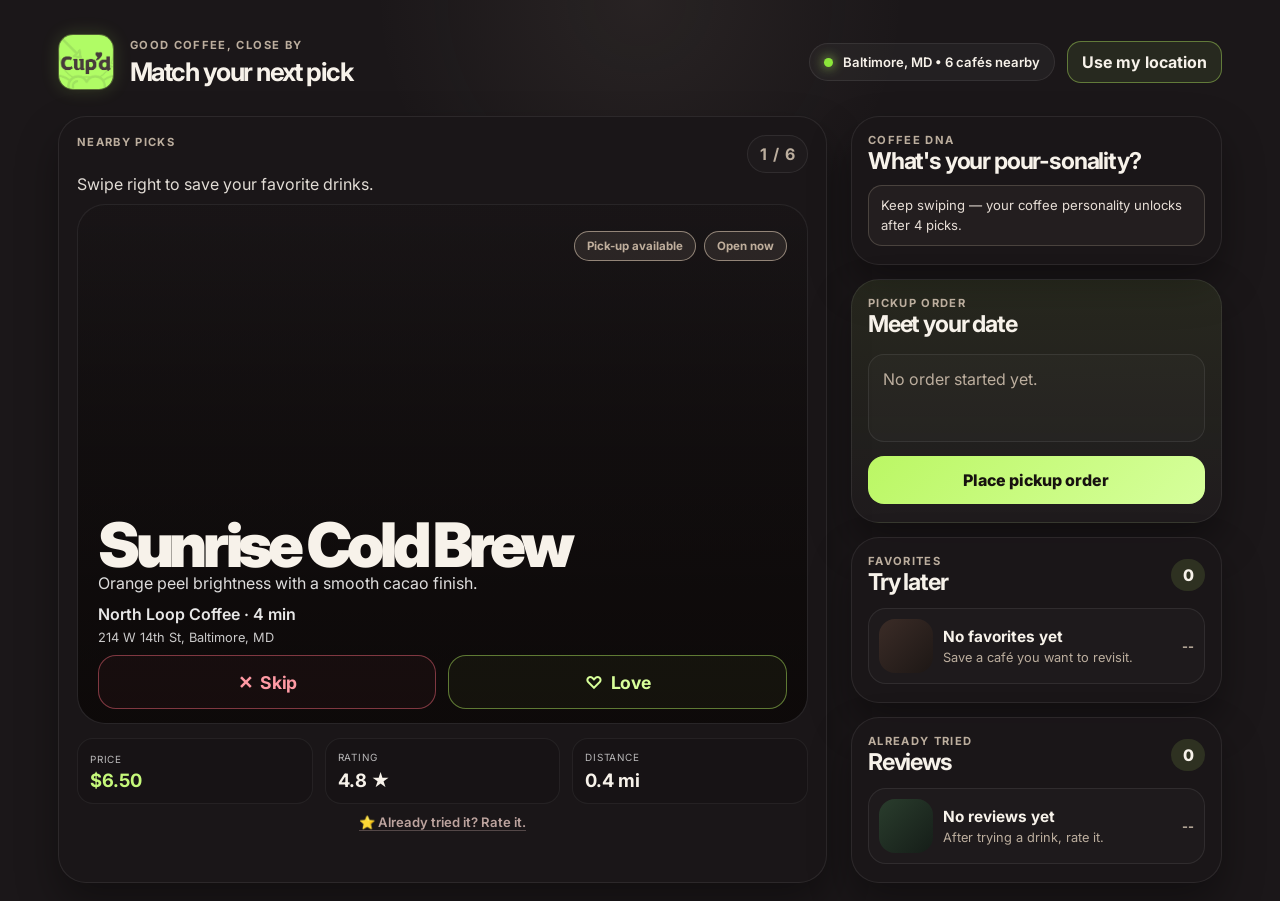
<file: index.html>
<!DOCTYPE html>
<html lang="en">
  <head>
    <meta charset="UTF-8" />
    <meta name="viewport" content="width=device-width, initial-scale=1.0" />
    <title>Cup'd | Coffee Match</title>
    <meta
      name="description"
      content="Cup'd helps you discover nearby coffee, save drinks to try, and rate your café experiences."
    />
    <link rel="icon" type="image/png" href="./assets/cupd.png" />
    <link rel="preconnect" href="https://fonts.googleapis.com" />
    <link rel="preconnect" href="https://fonts.gstatic.com" crossorigin />
    <link
      href="https://fonts.googleapis.com/css2?family=Inter:wght@400;500;600;700;800;900&display=swap"
      rel="stylesheet"
    />
    <link rel="stylesheet" href="./css/styles.css" />
  </head>
  <body>
    <div class="app-shell">
      <header class="topbar">
        <div class="brand-block">
          <div class="brand-mark">
            <img class="brand-logo" src="./assets/cupd.png" alt="Cup'd" />
            <span class="brand-wordmark">Cup'd</span>
          </div>
          <div class="brand-copy">
            <p class="eyebrow">Good coffee, close by</p>
            <h1>Match your next pick</h1>
          </div>
        </div>

        <div class="header-utility" aria-label="Location controls">
          <div class="location-pill">
            <span class="location-dot"></span>
            <span id="locationLabel">Finding nearby cafés…</span>
          </div>
          <button class="location-button" id="useLocationButton" type="button">
            Use my location
          </button>
        </div>
      </header>

      <main class="content-layout">
        <section class="deck-panel" aria-live="polite">
          <div class="deck-heading">
            <div class="deck-header">
              <div>
                <p class="eyebrow">Nearby picks</p>
              </div>
              <div class="deck-count">
                <span id="deckCounter">1</span>
                <span>/</span>
                <span id="deckTotal">0</span>
              </div>
            </div>

            <div class="helper-callout">
              <span>Swipe right to save your favorite drinks.</span>
            </div>
          </div>

          <div class="card-stage" id="cardStage" aria-label="Coffee card"></div>

          <div class="utility-metrics" id="cardMetrics" aria-live="polite"></div>

          <div class="rate-link-wrap">
            <a href="#ratingModal" id="rateLink" class="rate-link">⭐ Already tried it? Rate it.</a>
          </div>
        </section>

        <aside class="sidebar" aria-label="Saved coffee picks">
          <div class="panel-card taste-panel">
            <p class="eyebrow">Coffee DNA</p>
            <h3>What's your pour-sonality?</h3>
            <div id="tasteProfile" class="taste-profile">Keep swiping — your coffee personality unlocks after 4 picks.</div>
          </div>

          <div class="panel-card accent-panel">
            <p class="eyebrow">Pickup order</p>
            <h3>Meet your date</h3>
            <div id="pickupSummary" class="pickup-summary">No order started yet.</div>
            <div class="order-actions">
              <button class="order-button" id="placePickupOrder" type="button">
                Place pickup order
              </button>
              <button class="cancel-order hidden" id="cancelPickupOrder" type="button">
                Cancel order
              </button>
            </div>
          </div>

          <div class="panel-card">
            <div class="panel-header">
              <div>
                <p class="eyebrow">Favorites</p>
                <h3>Try later</h3>
              </div>
              <span class="summary-pill" id="favoriteCount">0</span>
            </div>
            <ul class="favorites-list" id="favoritesList"></ul>
          </div>

          <div class="panel-card tried-panel">
            <div class="panel-header">
              <div>
                <p class="eyebrow">Already tried</p>
                <h3>Reviews</h3>
              </div>
              <span class="summary-pill" id="triedCount">0</span>
            </div>
            <ul class="favorites-list" id="triedList"></ul>
          </div>
        </aside>
      </main>
    </div>

    <div class="modal hidden" id="ratingModal" aria-hidden="true">
      <div class="modal-card" role="dialog" aria-modal="true" aria-labelledby="ratingTitle">
        <div class="modal-header">
          <div>
            <p class="eyebrow">Rate your visit</p>
            <h3 id="ratingTitle">How did it go?</h3>
          </div>
          <button class="close-modal" id="closeRatingModal" type="button" aria-label="Close review">
            ×
          </button>
        </div>

        <div class="rating-group">
          <label>Coffee shop</label>
          <div class="star-rating" data-field="shop"></div>
        </div>

        <div class="rating-group">
          <label>Coffee</label>
          <div class="star-rating" data-field="coffee"></div>
        </div>

        <div class="rating-group">
          <label>Vibe</label>
          <div class="star-rating" data-field="vibe"></div>
        </div>

        <button class="submit-rating" id="submitRating" type="button">Save review</button>
      </div>
    </div>

    <div class="modal hidden" id="loginModal" aria-hidden="true">
      <div class="modal-card" role="dialog" aria-modal="true" aria-labelledby="loginTitle">
        <div class="modal-header">
          <div>
            <p class="eyebrow" id="loginEyebrow">Almost there</p>
            <h3 id="loginTitle">Log in to keep going</h3>
          </div>
          <button class="close-modal" id="closeLoginModal" type="button" aria-label="Close login">
            ×
          </button>
        </div>

        <p class="login-copy" id="loginCopyText">Your first save is on us. Log in to save more coffees and place pickup orders.</p>

        <div class="field-group">
          <label for="loginEmail">Email</label>
          <input class="field-input" type="email" id="loginEmail" placeholder="you@example.com" />
        </div>

        <div class="field-group">
          <label for="loginPassword">Password</label>
          <input class="field-input" type="password" id="loginPassword" placeholder="••••••••" />
        </div>

        <button class="submit-rating" id="submitLogin" type="button">Log in</button>

        <p class="auth-switch">
          <span id="authSwitchText">New to Cup'd?</span>
          <button class="link-button" id="authModeToggle" type="button">Create an account</button>
        </p>
      </div>
    </div>

    <script src="./js/brand.js"></script>
    <script src="./js/app.js"></script>
  </body>
</html>
</file>
<file: css/styles.css>
:root {
  --bg: #1B1719;
  --bg-soft: #1B1719;
  --panel: #1B1719;
  --panel-strong: #1B1719;
  --panel-alt: #1B1719;
  --line: rgba(255, 255, 255, 0.08);
  --text: #f7f2ea;
  --muted: #bcae9e;
  --accent: #bbf764;
  --accent-strong: #8ce73a;
  --accent-soft: rgba(187, 247, 100, 0.12);
  --warn: #ff9d54;
  --rose: #ff6e7f;
  --shadow: rgba(0, 0, 0, 0.35);
  --gold: #f5d77a;
  --panel-light: rgba(255, 255, 255, 0.04);
  --beige-pill: #BFAE9C;
}

* {
  box-sizing: border-box;
}

html,
body {
  margin: 0;
  min-height: 100%;
  background:
    radial-gradient(circle at top, rgba(191, 174, 156, 0.08), transparent 24%),
    linear-gradient(135deg, #1B1719 0%, #1B1719 100%);
  color: var(--text);
  font-family: 'Inter', sans-serif;
}

body {
  min-height: 100vh;
}

button,
input,
a {
  font: inherit;
}

button {
  cursor: pointer;
}

.app-shell {
  max-width: 1200px;
  margin: 0 auto;
  padding: 12px 18px 18px;
}

.topbar {
  display: flex;
  justify-content: space-between;
  align-items: center;
  gap: 20px;
  padding: 22px 0 18px;
  margin-bottom: 8px;
}

.header-utility {
  display: flex;
  align-items: center;
  gap: 12px;
  flex-wrap: wrap;
  justify-content: flex-end;
}

.location-pill {
  display: inline-flex;
  align-items: center;
  gap: 10px;
  padding: 10px 14px;
  border-radius: 999px;
  background: rgba(255, 255, 255, 0.04);
  border: 1px solid var(--line);
  color: var(--text);
  font-size: 0.82rem;
  font-weight: 600;
  max-width: 320px;
  white-space: nowrap;
  overflow: hidden;
  text-overflow: ellipsis;
}

.location-dot {
  width: 9px;
  height: 9px;
  border-radius: 50%;
  background: var(--accent-strong);
  box-shadow: 0 0 12px rgba(187, 247, 100, 0.9);
}

.brand-block {
  display: flex;
  align-items: center;
  gap: 16px;
}

.brand-mark {
  display: inline-flex;
  align-items: center;
  justify-content: center;
  flex: 0 0 auto;
  width: 56px;
  height: 56px;
  padding: 0;
  overflow: hidden;
  border: 1px solid rgba(187, 247, 100, 0.32);
  border-radius: 15px;
  background: linear-gradient(145deg, rgba(187, 247, 100, 0.14), rgba(27, 23, 25, 0.98) 68%);
  box-shadow: 0 0 18px rgba(187, 247, 100, 0.16), inset 0 1px rgba(255, 255, 255, 0.08);
}

.brand-logo {
  display: none;
  width: 100%;
  height: 100%;
  object-fit: cover;
  transform: scale(1.32);
  transform-origin: center;
}

.brand-logo.is-loaded {
  display: block;
}

.brand-wordmark {
  color: var(--accent);
  font-size: 0.8rem;
  font-weight: 900;
  letter-spacing: -0.04em;
}

.brand-copy {
  display: flex;
  flex-direction: column;
  gap: 4px;
}

.brand-copy h1 {
  margin: 0;
  font-size: clamp(1.5rem, 2vw, 2.2rem);
  letter-spacing: -0.06em;
}

.eyebrow {
  margin: 0;
  color: var(--muted);
  font-size: 0.7rem;
  font-weight: 700;
  letter-spacing: 0.12em;
  text-transform: uppercase;
}

.location-button {
  padding: 10px 14px;
  border: 1px solid rgba(187, 247, 100, 0.4);
  background: rgba(187, 247, 100, 0.08);
  color: var(--text);
  border-radius: 14px;
  font-weight: 700;
}

.content-layout {
  display: grid;
  grid-template-columns: minmax(0, 1.45fr) minmax(280px, 0.7fr);
  gap: 24px;
}

.deck-panel,
.panel-card {
  background: rgba(27, 23, 25, 0.95);
  border: 1px solid var(--line);
  border-radius: 28px;
  box-shadow: 0 20px 40px var(--shadow);
}

.deck-panel {
  padding: 18px;
}

.deck-heading {
  display: flex;
  flex-direction: column;
  gap: 2px;
}

.deck-header {
  display: flex;
  align-items: flex-start;
  justify-content: space-between;
  gap: 16px;
  margin-bottom: 0;
}

.deck-count {
  display: inline-flex;
  align-items: center;
  gap: 6px;
  border: 1px solid var(--line);
  background: rgba(255, 255, 255, 0.02);
  border-radius: 999px;
  padding: 8px 12px;
  font-weight: 700;
  color: var(--muted);
}

.helper-callout {
  display: inline-flex;
  align-items: center;
  gap: 8px;
  padding: 0;
  margin: 0 0 10px;
  border: 0;
  background: transparent;
  color: rgba(247, 242, 234, 0.9);
  font-size: 1rem;
  font-weight: 400;
  line-height: 1.2;
}

.card-stage {
  position: relative;
  height: 520px;
  border-radius: 28px;
  overflow: hidden;
  background: #1b1719;
  border: 1px solid rgba(255, 255, 255, 0.06);
  box-shadow: inset 0 0 0 1px rgba(255, 255, 255, 0.03);
}

.coffee-card {
  position: absolute;
  inset: 0;
  border-radius: 28px;
  background: #1b1719;
  overflow: hidden;
  transform: translateX(0) rotate(0deg);
  transition: transform 0.2s ease, box-shadow 0.2s ease;
  box-shadow: 0 26px 38px rgba(0, 0, 0, 0.3);
  user-select: none;
  touch-action: pan-y;
}

.coffee-card::before {
  content: '';
  position: absolute;
  inset: 0;
  background: linear-gradient(180deg, rgba(0, 0, 0, 0.07), rgba(0, 0, 0, 0.62));
  z-index: 0;
}

.card-photo,
.card-overlay {
  position: absolute;
  inset: 0;
}

.card-photo {
  background-size: cover;
  background-position: center;
  filter: saturate(1.2) contrast(1.08) brightness(0.88);
}

.card-overlay {
  background: linear-gradient(180deg, rgba(15, 10, 9, 0.06), rgba(15, 10, 9, 0.63));
}

.card-content {
  position: absolute;
  inset: 0;
  z-index: 2;
  display: flex;
  flex-direction: column;
  justify-content: flex-end;
  padding: 20px 20px 14px;
}

.card-meta-row {
  display: flex;
  justify-content: flex-end;
  align-items: flex-start;
  gap: 8px;
  margin-bottom: auto;
  padding-top: 6px;
}

.status-pill {
  display: inline-flex;
  align-items: center;
  justify-content: center;
  padding: 7px 12px;
  border-radius: 999px;
  background: rgba(191, 174, 156, 0.12);
  border: 1px solid rgba(191, 174, 156, 0.7);
  font-size: 0.72rem;
  font-weight: 700;
  align-self: flex-start;
  color: var(--beige-pill);
}

.status-pill-secondary {
  background: rgba(191, 174, 156, 0.12);
  border-color: rgba(191, 174, 156, 0.7);
  color: var(--beige-pill);
}

.status-pill.open {
  color: var(--beige-pill);
  background: rgba(191, 174, 156, 0.12);
  border-color: rgba(191, 174, 156, 0.7);
}

.status-pill.closed {
  color: #ffc6ca;
  background: rgba(255, 110, 127, 0.12);
}

.card-main {
  display: flex;
  align-items: flex-end;
  justify-content: flex-start;
  gap: 12px;
  margin-bottom: 10px;
}

.card-info-panel {
  width: min(100%, 620px);
  padding: 0;
  background: transparent;
  border: 0;
  border-radius: 0;
  margin-top: auto;
}

.card-main h3,
.card-info-panel h3 {
  margin: 0;
  font-size: clamp(2.4rem, 4.8vw, 4.2rem);
  line-height: 0.9;
  letter-spacing: -0.07em;
  font-weight: 900;
}

.card-subline {
  margin-top: 10px;
  margin-bottom: 6px;
  color: rgba(255, 255, 255, 0.9);
  font-weight: 600;
  font-size: 1rem;
}

.card-address {
  color: rgba(255, 255, 255, 0.78);
  font-size: 0.8rem;
}

.card-description {
  margin: 0 0 10px;
  color: rgba(255, 255, 255, 0.86);
  line-height: 1.4;
  font-size: 1rem;
}

.utility-metrics {
  display: grid;
  grid-template-columns: repeat(3, minmax(0, 1fr));
  gap: 12px;
  margin-top: 14px;
}

.utility-stat {
  display: flex;
  flex-direction: column;
  justify-content: center;
  min-height: 66px;
  padding: 10px 12px;
  border-radius: 16px;
  background: rgba(9, 10, 12, 0.14);
  border: 1px solid rgba(255, 255, 255, 0.06);
}

.utility-label {
  display: block;
  color: rgba(255, 255, 255, 0.7);
  font-size: 0.62rem;
  text-transform: uppercase;
  letter-spacing: 0.08em;
}

.utility-value {
  display: block;
  margin-top: 6px;
  color: var(--text);
  font-size: 1.15rem;
  font-weight: 700;
}

.utility-price {
  color: #c5f87a;
  font-size: 1.15rem;
  line-height: 1;
}

.utility-rating {
  font-size: 1.15rem;
}

.card-bottom-actions {
  display: grid;
  grid-template-columns: repeat(2, minmax(0, 1fr));
  gap: 12px;
  margin-top: 10px;
  padding-top: 0;
}

.action-button {
  display: inline-flex;
  align-items: center;
  justify-content: center;
  gap: 8px;
  min-height: 54px;
  border: 1px solid var(--line);
  border-radius: 18px;
  background: rgba(255, 255, 255, 0.01);
  color: var(--text);
  font-size: 1.1rem;
  font-weight: 700;
  letter-spacing: -0.02em;
}

.action-button.pass {
  border-color: rgba(255, 110, 127, 0.45);
  background: rgba(255, 110, 127, 0.04);
  color: #ff9aa4;
}

.action-button.save {
  border-color: rgba(187, 247, 100, 0.45);
  background: rgba(187, 247, 100, 0.04);
  color: #d8ff9a;
}

.rate-link-wrap {
  display: flex;
  justify-content: center;
  margin-top: 10px;
}

.rate-link {
  color: #bca39e;
  text-decoration: none;
  font-weight: 600;
  font-size: 0.82rem;
  border-bottom: 1px solid rgba(188, 163, 158, 0.35);
}

.sidebar {
  display: grid;
  gap: 14px;
}

.panel-card {
  padding: 16px 16px 18px;
}

.panel-header {
  display: flex;
  justify-content: space-between;
  align-items: center;
  gap: 12px;
  margin-bottom: 12px;
}

.panel-header h3,
.accent-panel h3,
.taste-panel h3 {
  margin: 0;
  font-size: 1.45rem;
  letter-spacing: -0.05em;
}

.summary-pill {
  display: inline-flex;
  align-items: center;
  justify-content: center;
  min-width: 34px;
  height: 32px;
  padding: 0 10px;
  border-radius: 999px;
  background: var(--accent-soft);
  color: var(--text);
  font-weight: 800;
}

.favorites-list {
  list-style: none;
  padding: 0;
  margin: 12px 0 0;
  display: grid;
  gap: 12px;
}

.favorite-item {
  display: grid;
  grid-template-columns: 54px 1fr auto;
  align-items: center;
  gap: 10px;
  background: rgba(255, 255, 255, 0.02);
  border: 1px solid var(--line);
  border-radius: 18px;
  padding: 10px;
  cursor: pointer;
  transition: border-color 0.15s ease, transform 0.15s ease;
}

.favorite-item:hover {
  transform: translateY(-1px);
  border-color: rgba(255, 255, 255, 0.16);
}

.favorite-thumb {
  width: 54px;
  height: 54px;
  border-radius: 16px;
  background-size: cover;
  background-position: center;
}

.favorite-item strong {
  display: block;
  font-size: 0.96rem;
}

.favorite-item span {
  color: var(--muted);
  font-size: 0.8rem;
}

.favorite-price {
  font-weight: 700;
  color: var(--accent);
}

.accent-panel {
  background: linear-gradient(180deg, rgba(187, 247, 100, 0.08), rgba(255, 255, 255, 0.02));
}

.accent-panel h3 {
  margin-bottom: 16px;
}

.pickup-summary {
  min-height: 88px;
  padding: 12px 14px;
  border-radius: 16px;
  border: 1px solid rgba(255, 255, 255, 0.08);
  background: rgba(255, 255, 255, 0.02);
  color: var(--muted);
  line-height: 1.5;
}

.taste-panel h3 {
  margin-bottom: 4px;
}

.taste-profile {
  margin-top: 10px;
  padding: 10px 12px;
  border-radius: 14px;
  border: 1px solid rgba(191, 174, 156, 0.25);
  background: rgba(191, 174, 156, 0.06);
  color: #e7ded6;
  font-size: 0.82rem;
  line-height: 1.5;
}

.field-group {
  margin-bottom: 14px;
}

.field-group label {
  display: block;
  margin-bottom: 8px;
  color: var(--muted);
  font-weight: 600;
}

.field-input {
  width: 100%;
  padding: 12px 14px;
  border-radius: 12px;
  border: 1px solid var(--line);
  background: rgba(255, 255, 255, 0.03);
  color: var(--text);
}

.field-input:focus {
  outline: none;
  border-color: rgba(187, 247, 100, 0.5);
}

.login-copy {
  margin: 0 0 16px;
  color: var(--muted);
  font-size: 0.88rem;
  line-height: 1.5;
}

.auth-switch {
  margin: 14px 0 0;
  text-align: center;
  color: var(--muted);
  font-size: 0.85rem;
}

.link-button {
  border: 0;
  background: transparent;
  color: var(--accent);
  font-weight: 700;
  padding: 0;
  text-decoration: underline;
}

.order-actions {
  display: grid;
  gap: 10px;
  margin-top: 14px;
}

.order-button,
.cancel-order,
.submit-rating {
  width: 100%;
  min-height: 48px;
  border: 0;
  border-radius: 16px;
  background: linear-gradient(135deg, var(--accent) 0%, #d6ff9c 100%);
  color: #17120f;
  font-weight: 800;
}

.cancel-order {
  background: rgba(255, 255, 255, 0.04);
  border: 1px solid rgba(255, 255, 255, 0.12);
  color: var(--text);
}

.hidden {
  display: none;
}

.modal {
  position: fixed;
  inset: 0;
  display: grid;
  place-items: center;
  padding: 20px;
  background: rgba(10, 8, 8, 0.68);
  z-index: 30;
}

.modal.hidden {
  display: none;
}

.modal-card {
  width: min(440px, 100%);
  padding: 20px;
  border-radius: 26px;
  border: 1px solid var(--line);
  background: #1f1714;
  box-shadow: 0 30px 50px rgba(0, 0, 0, 0.38);
}

.modal-header {
  display: flex;
  align-items: center;
  justify-content: space-between;
  gap: 16px;
  margin-bottom: 16px;
}

.modal-header h3 {
  margin: 0;
  font-size: 1.6rem;
  letter-spacing: -0.05em;
}

.close-modal {
  width: 36px;
  height: 36px;
  border-radius: 10px;
  border: 1px solid var(--line);
  background: rgba(255, 255, 255, 0.02);
  color: var(--text);
  font-size: 1.6rem;
}

.rating-group {
  margin-bottom: 16px;
}

.rating-group label {
  display: block;
  margin-bottom: 8px;
  color: var(--muted);
  font-weight: 600;
}

.star-rating {
  display: flex;
  gap: 8px;
  flex-wrap: wrap;
}

.star-button {
  width: 38px;
  height: 38px;
  border-radius: 10px;
  border: 1px solid var(--line);
  background: rgba(255, 255, 255, 0.02);
  color: var(--gold);
  font-size: 1.25rem;
}

.star-button.active {
  background: rgba(245, 215, 122, 0.14);
  border-color: rgba(245, 215, 122, 0.4);
}

.empty-state {
  position: absolute;
  inset: 0;
  display: grid;
  place-items: center;
  text-align: center;
  padding: 28px;
  background: radial-gradient(circle at center, rgba(187, 247, 100, 0.08), rgba(0, 0, 0, 0.04));
}

.empty-state h3 {
  margin: 0 0 12px;
  font-size: 2rem;
  letter-spacing: -0.06em;
}

.empty-state p {
  margin: 0;
  color: var(--muted);
  max-width: 280px;
}

@media (max-width: 900px) {
  .content-layout {
    grid-template-columns: 1fr;
  }

  .card-stage {
    height: 520px;
  }
}

@media (max-width: 560px) {
  .app-shell {
    padding-left: 12px;
    padding-right: 12px;
  }

  .topbar {
    flex-direction: column;
    align-items: flex-start;
  }

  .header-utility {
    width: 100%;
    justify-content: space-between;
  }

  .brand-block {
    width: 100%;
  }

  .deck-header {
    align-items: flex-start;
    flex-direction: column;
  }

  .card-stage {
    height: 440px;
  }

  .card-main {
    align-items: flex-start;
    gap: 10px;
  }

  .card-main h3 {
    max-width: 100%;
  }

  .card-footer {
    grid-template-columns: repeat(2, minmax(0, 1fr));
  }
}
</file>
